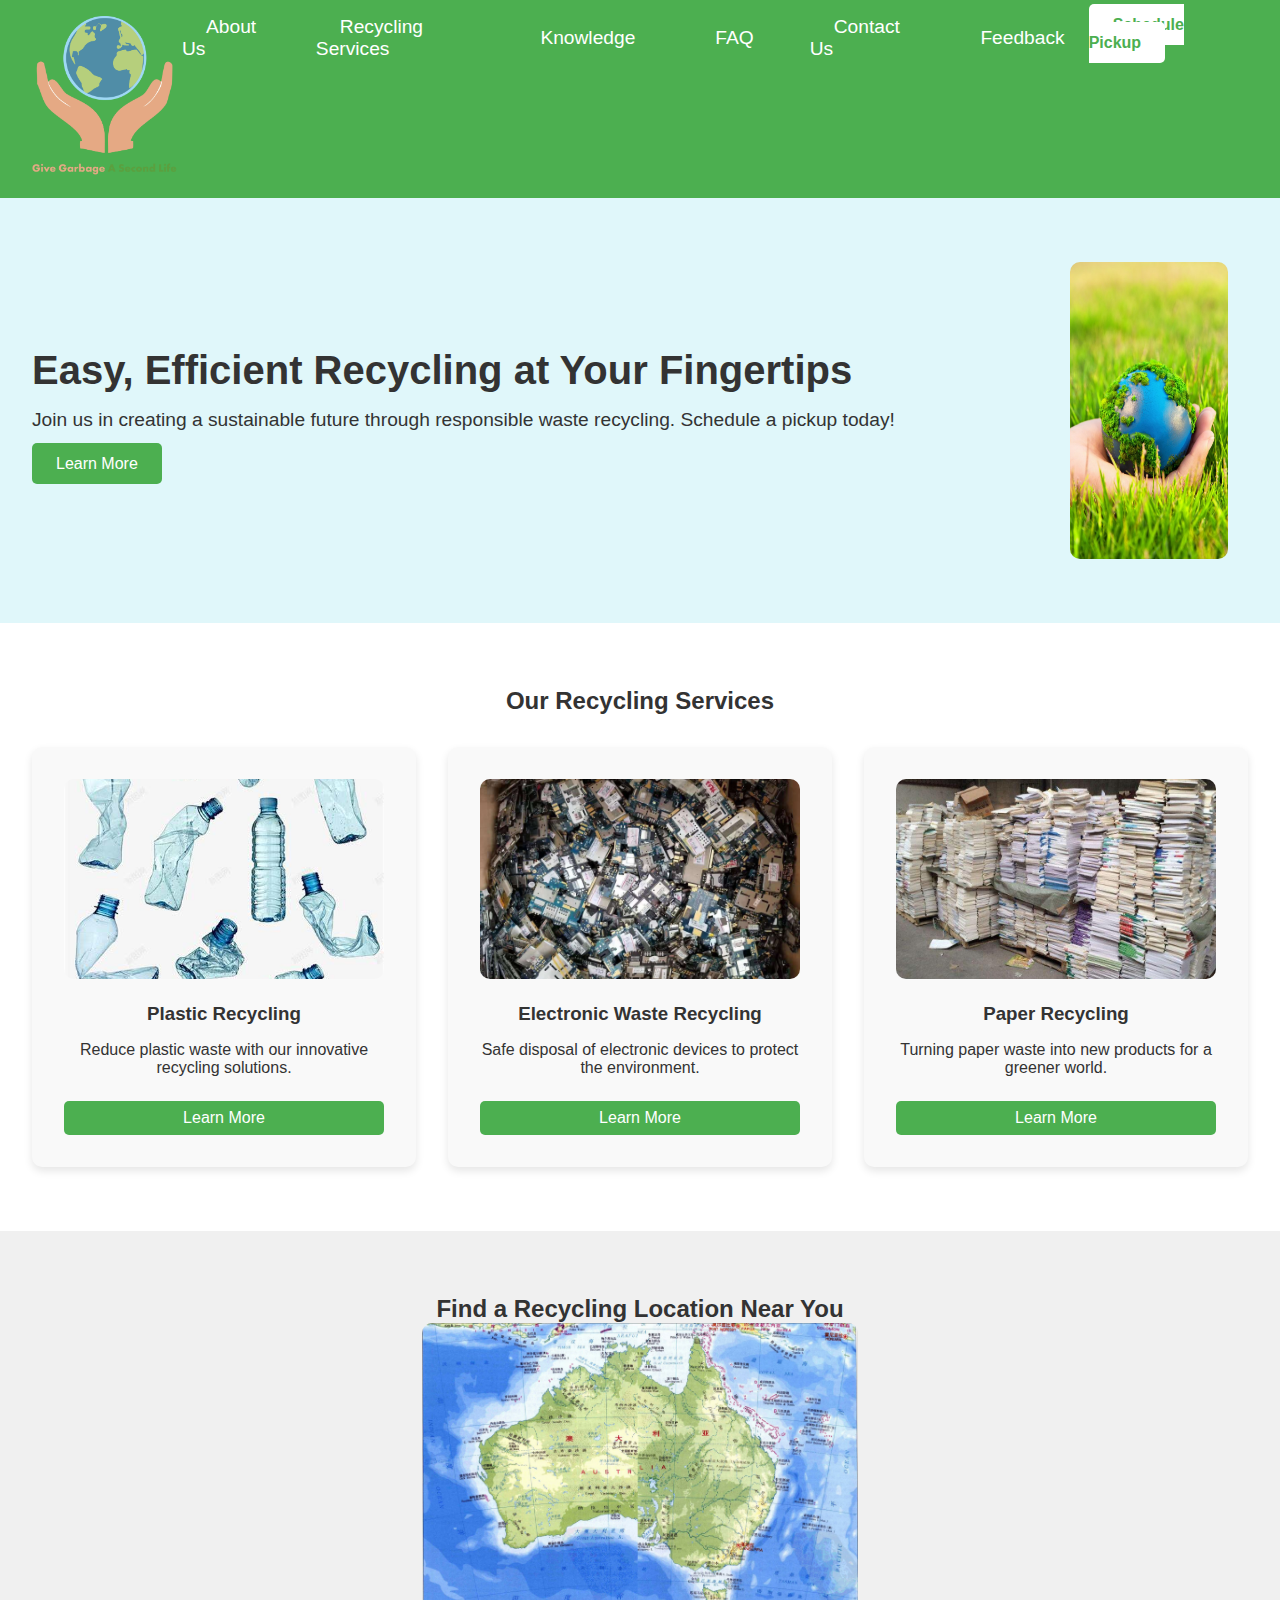
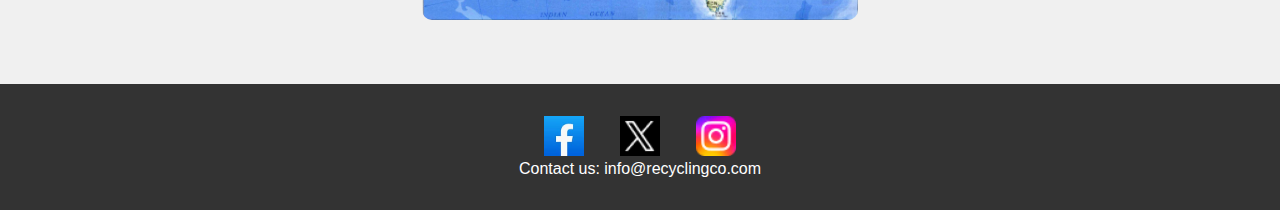
<file: 8.2h/homepage/index.html>
<!DOCTYPE html>
<html lang="en">
<head>
    <meta charset="UTF-8">
    <meta name="viewport" content="width=device-width, initial-scale=1.0">
    <title>Recycling Company - High-Fidelity Prototype</title>
    <link rel="stylesheet" href="styles.css">
</head>
<body>
    <!-- Header Section -->
    <header>
        <div class="header-container">
            <div class="logo">
                <img src="logo.png" alt="Recycling Co. Logo">
            </div>
            <nav class="main-nav">
                <ul>
                    <li><a href="#">About Us</a></li>
                    <li><a href="#">Recycling Services</a></li>
                    <li><a href="../knowledge/konwledge.html">Knowledge</a></li>
                    <li><a href="../FAQ/FAQ.html">FAQ</a></li>
                    <li><a href="#">Contact Us</a></li>
                    <li><a href="#">Feedback</a></li>
                </ul>
            </nav>
            <div class="cta-button">
                <a href="#" class="btn primary-btn">Schedule Pickup</a>
            </div>
        </div>
    </header>

    <!-- Hero Section -->
    <section class="hero">
        <div class="hero-text">
            <h1>Easy, Efficient Recycling at Your Fingertips</h1>
            <p>Join us in creating a sustainable future through responsible waste recycling. Schedule a pickup today!</p>
            <a href="../join/join.html" class="btn secondary-btn">Learn More</a>
        </div>
        <div class="hero-image">
            <img src="hero-image.jpg" alt="Recycling image">
        </div>
    </section>

    <!-- Services Section -->
    <section class="services">
        <h2>Our Recycling Services</h2>
        <div class="services-grid">
            <div class="service-card">
                <img src="plastic-recycling.jpg" alt="Plastic Recycling">
                <h3>Plastic Recycling</h3>
                <p>Reduce plastic waste with our innovative recycling solutions.</p>
                <a href="../plastic/plastic.html" class="btn tertiary-btn">Learn More</a>
            </div>
            <div class="service-card">
                <img src="ewaste-recycling.jpg" alt="Electronic Waste">
                <h3>Electronic Waste Recycling</h3>
                <p>Safe disposal of electronic devices to protect the environment.</p>
                <a href="#" class="btn tertiary-btn">Learn More</a>
            </div>
            <div class="service-card">
                <img src="paper-recycling.jpg" alt="Paper Recycling">
                <h3>Paper Recycling</h3>
                <p>Turning paper waste into new products for a greener world.</p>
                <a href="#" class="btn tertiary-btn">Learn More</a>
            </div>
        </div>
    </section>

    <!-- Map Section -->
    <section class="map">
        <h2>Find a Recycling Location Near You</h2>
        <div class="map-container">
            <img src="map.jpg" alt="Recycling Locations Map">
        </div>
    </section>

    <!-- Footer Section -->
    <footer>
        <div class="footer-container">
            <div class="social-links">
                <a href="#"><img src="facebook-icon.png" alt="Facebook"></a>
                <a href="#"><img src="twitter-icon.png" alt="Twitter"></a>
                <a href="#"><img src="instagram-icon.png" alt="Instagram"></a>
            </div>
            <p>Contact us: info@recyclingco.com</p>
        </div>
    </footer>
</body>
</html>
</file>
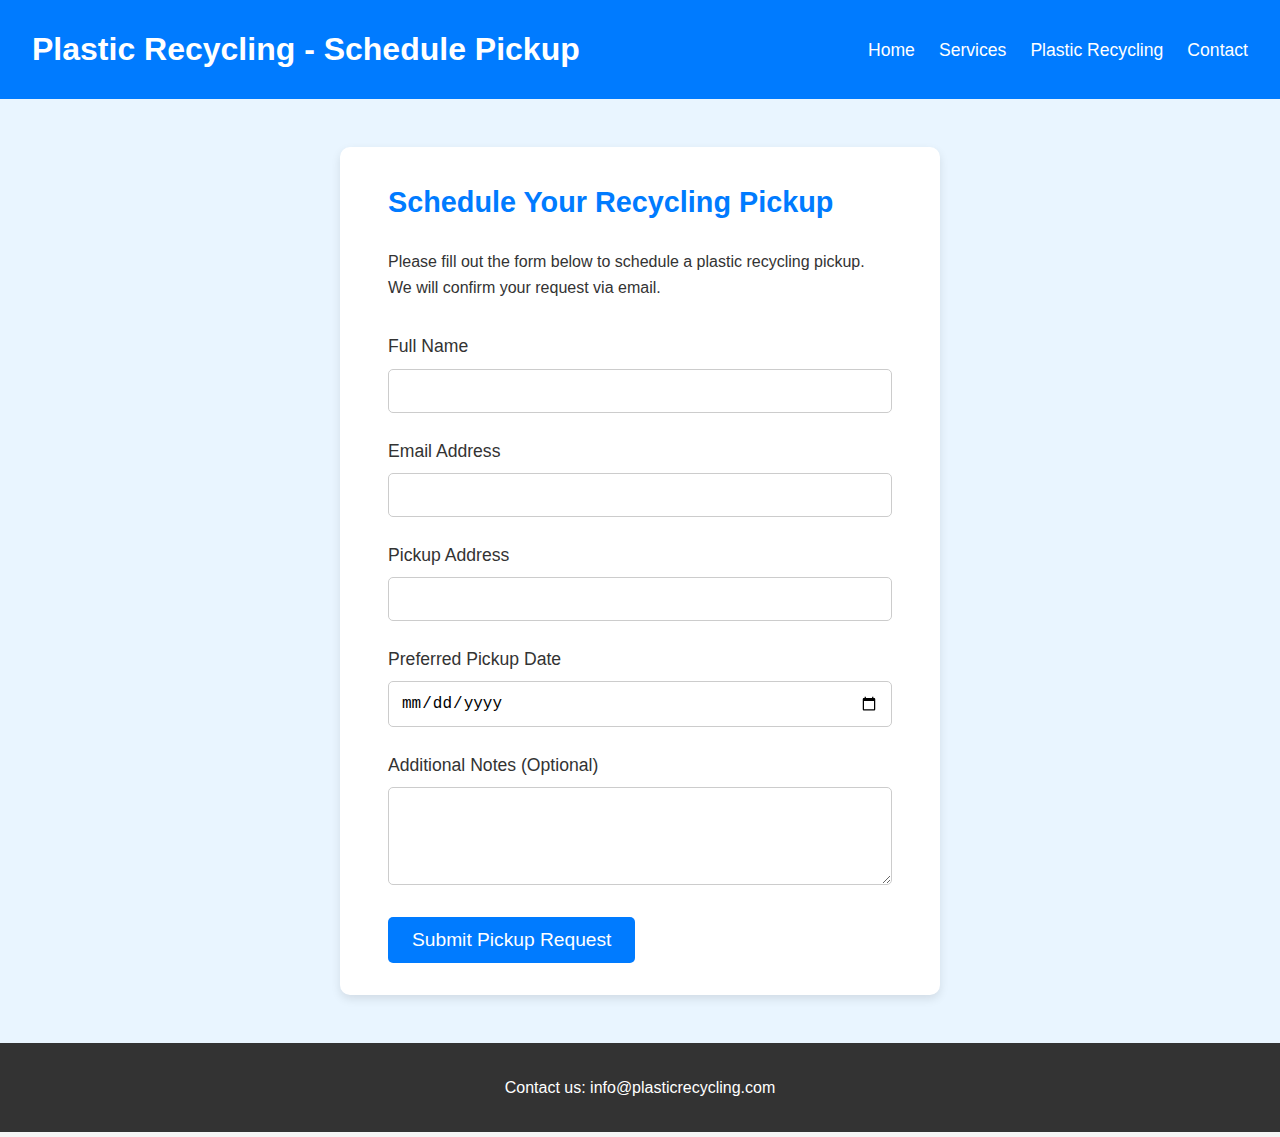
<file: 8.2h/date/schedule.html>
<!DOCTYPE html>
<html lang="en">
<head>
    <meta charset="UTF-8">
    <meta name="viewport" content="width=device-width, initial-scale=1.0">
    <title>Schedule Pickup</title>
    <link rel="stylesheet" href="schedule-pickup.css">
</head>
<body>
    <!-- Header Section -->
    <header class="pickup-header">
        <div class="logo">
            <h1>Plastic Recycling - Schedule Pickup</h1>
        </div>
        <nav class="nav-bar">
            <ul>
                <li><a href="#">Home</a></li>
                <li><a href="#">Services</a></li>
                <li><a href="#">Plastic Recycling</a></li>
                <li><a href="#">Contact</a></li>
            </ul>
        </nav>
    </header>

    <!-- Schedule Pickup Form Section -->
    <section class="pickup-section">
        <div class="form-container">
            <h2>Schedule Your Recycling Pickup</h2>
            <p>Please fill out the form below to schedule a plastic recycling pickup. We will confirm your request via email.</p>
            <form action="#" method="post" class="pickup-form">
                <label for="name">Full Name</label>
                <input type="text" id="name" name="name" required>

                <label for="email">Email Address</label>
                <input type="email" id="email" name="email" required>

                <label for="address">Pickup Address</label>
                <input type="text" id="address" name="address" required>

                <label for="date">Preferred Pickup Date</label>
                <input type="date" id="date" name="date" required>

                <label for="notes">Additional Notes (Optional)</label>
                <textarea id="notes" name="notes" rows="4"></textarea>

                <button type="submit" class="submit-btn">Submit Pickup Request</button>
            </form>
        </div>
    </section>

    <!-- Footer Section -->
    <footer class="pickup-footer">
        <p>Contact us: info@plasticrecycling.com</p>
    </footer>
</body>
</html>
</file>
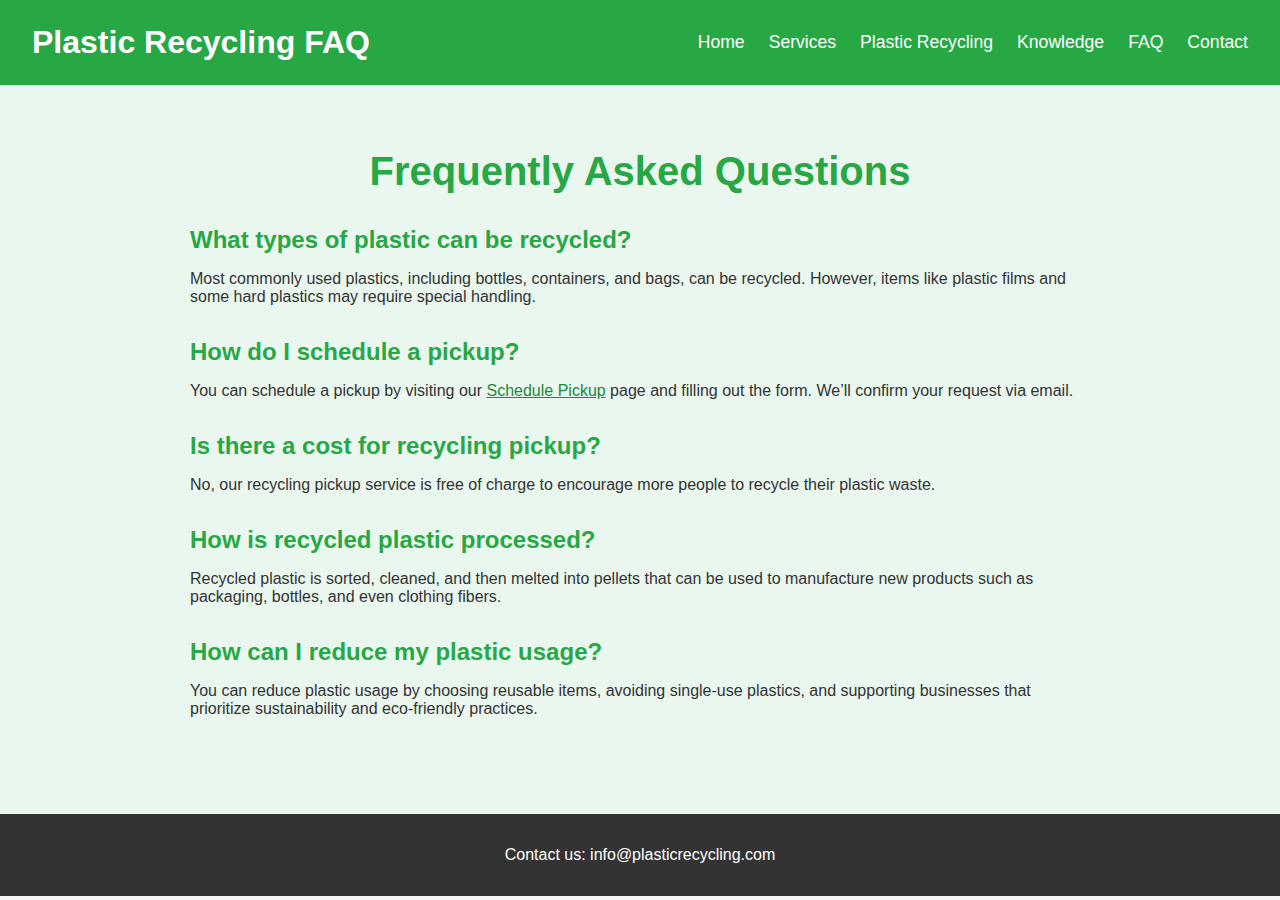
<file: 8.2h/FAQ/FAQ.html>
<!DOCTYPE html>
<html lang="en">
<head>
    <meta charset="UTF-8">
    <meta name="viewport" content="width=device-width, initial-scale=1.0">
    <title>FAQ - Plastic Recycling</title>
    <link rel="stylesheet" href="faq.css">
</head>
<body>
    <!-- Header Section -->
    <header class="faq-header">
        <div class="logo">
            <h1>Plastic Recycling FAQ</h1>
        </div>
        <nav class="nav-bar">
            <ul>
                <li><a href="#">Home</a></li>
                <li><a href="#">Services</a></li>
                <li><a href="#">Plastic Recycling</a></li>
                <li><a href="#">Knowledge</a></li>
                <li><a href="#">FAQ</a></li>
                <li><a href="#">Contact</a></li>
            </ul>
        </nav>
    </header>

    <!-- FAQ Section -->
    <section class="faq-section">
        <div class="faq-container">
            <h2>Frequently Asked Questions</h2>
            <div class="faq">
                <h3>What types of plastic can be recycled?</h3>
                <p>Most commonly used plastics, including bottles, containers, and bags, can be recycled. However, items like plastic films and some hard plastics may require special handling.</p>
            </div>
            <div class="faq">
                <h3>How do I schedule a pickup?</h3>
                <p>You can schedule a pickup by visiting our <a href="../date/schedule.html">Schedule Pickup</a> page and filling out the form. We’ll confirm your request via email.</p>
            </div>
            <div class="faq">
                <h3>Is there a cost for recycling pickup?</h3>
                <p>No, our recycling pickup service is free of charge to encourage more people to recycle their plastic waste.</p>
            </div>
            <div class="faq">
                <h3>How is recycled plastic processed?</h3>
                <p>Recycled plastic is sorted, cleaned, and then melted into pellets that can be used to manufacture new products such as packaging, bottles, and even clothing fibers.</p>
            </div>
            <div class="faq">
                <h3>How can I reduce my plastic usage?</h3>
                <p>You can reduce plastic usage by choosing reusable items, avoiding single-use plastics, and supporting businesses that prioritize sustainability and eco-friendly practices.</p>
            </div>
        </div>
    </section>

    <!-- Footer Section -->
    <footer class="faq-footer">
        <p>Contact us: info@plasticrecycling.com</p>
    </footer>
</body>
</html>
</file>
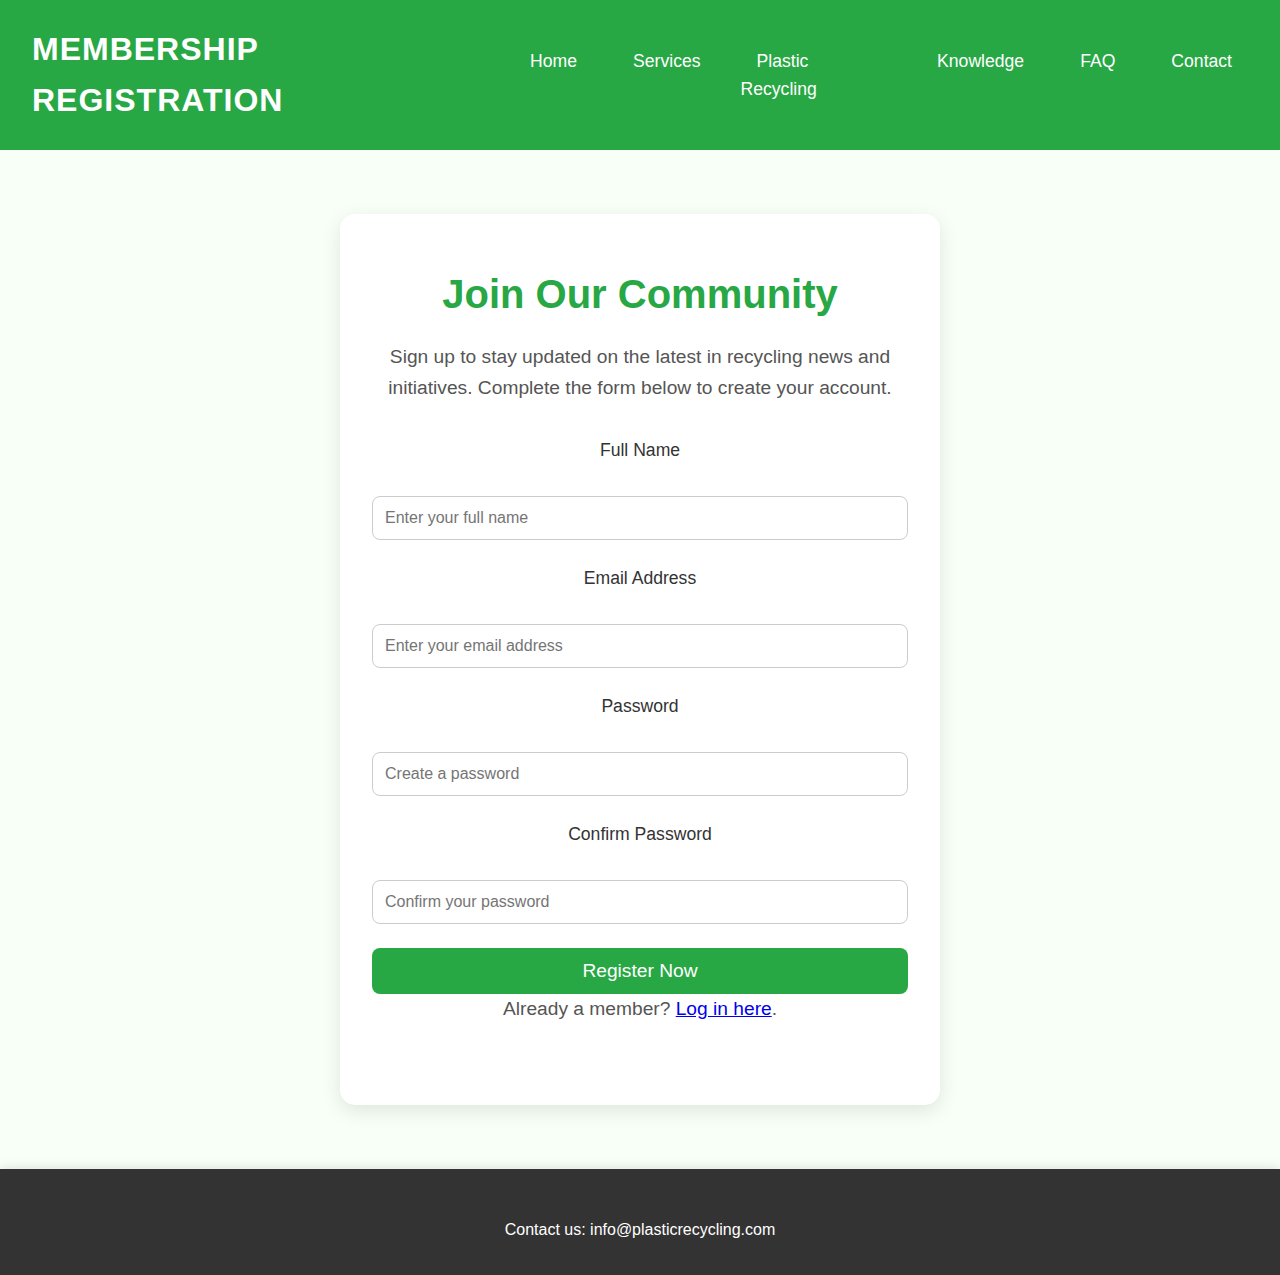
<file: 8.2h/join/join.html>
<!DOCTYPE html>
<html lang="en">
<head>
    <meta charset="UTF-8">
    <meta name="viewport" content="width=device-width, initial-scale=1.0">
    <title>Membership Registration</title>
    <link rel="stylesheet" href="high-fidelity.css">
</head>
<body>
    <!-- Header Section -->
    <header class="header">
        <div class="logo">
            <h1>Membership Registration</h1>
        </div>
        <nav class="nav-bar">
            <ul>
                <li><a href="#">Home</a></li>
                <li><a href="#">Services</a></li>
                <li><a href="#">Plastic Recycling</a></li>
                <li><a href="#">Knowledge</a></li>
                <li><a href="#">FAQ</a></li>
                <li><a href="#">Contact</a></li>
            </ul>
        </nav>
    </header>

    <!-- Membership Registration Section -->
    <section class="registration-section">
        <div class="registration-container">
            <h1>Join Our Community</h1>
            <p>Sign up to stay updated on the latest in recycling news and initiatives. Complete the form below to create your account.</p>

            <form action="#" method="POST" class="registration-form">
                <label for="name">Full Name</label>
                <input type="text" id="name" name="name" required placeholder="Enter your full name">

                <label for="email">Email Address</label>
                <input type="email" id="email" name="email" required placeholder="Enter your email address">

                <label for="password">Password</label>
                <input type="password" id="password" name="password" required placeholder="Create a password">

                <label for="confirm-password">Confirm Password</label>
                <input type="password" id="confirm-password" name="confirm-password" required placeholder="Confirm your password">

                <button type="submit" class="submit-btn">Register Now</button>
            </form>

            <p>Already a member? <a href="#">Log in here</a>.</p>
        </div>
    </section>

    <!-- Footer Section -->
    <footer class="footer">
        <div class="footer-content">
            <p>Contact us: info@plasticrecycling.com</p>
        </div>
    </footer>
</body>
</html>
</file>
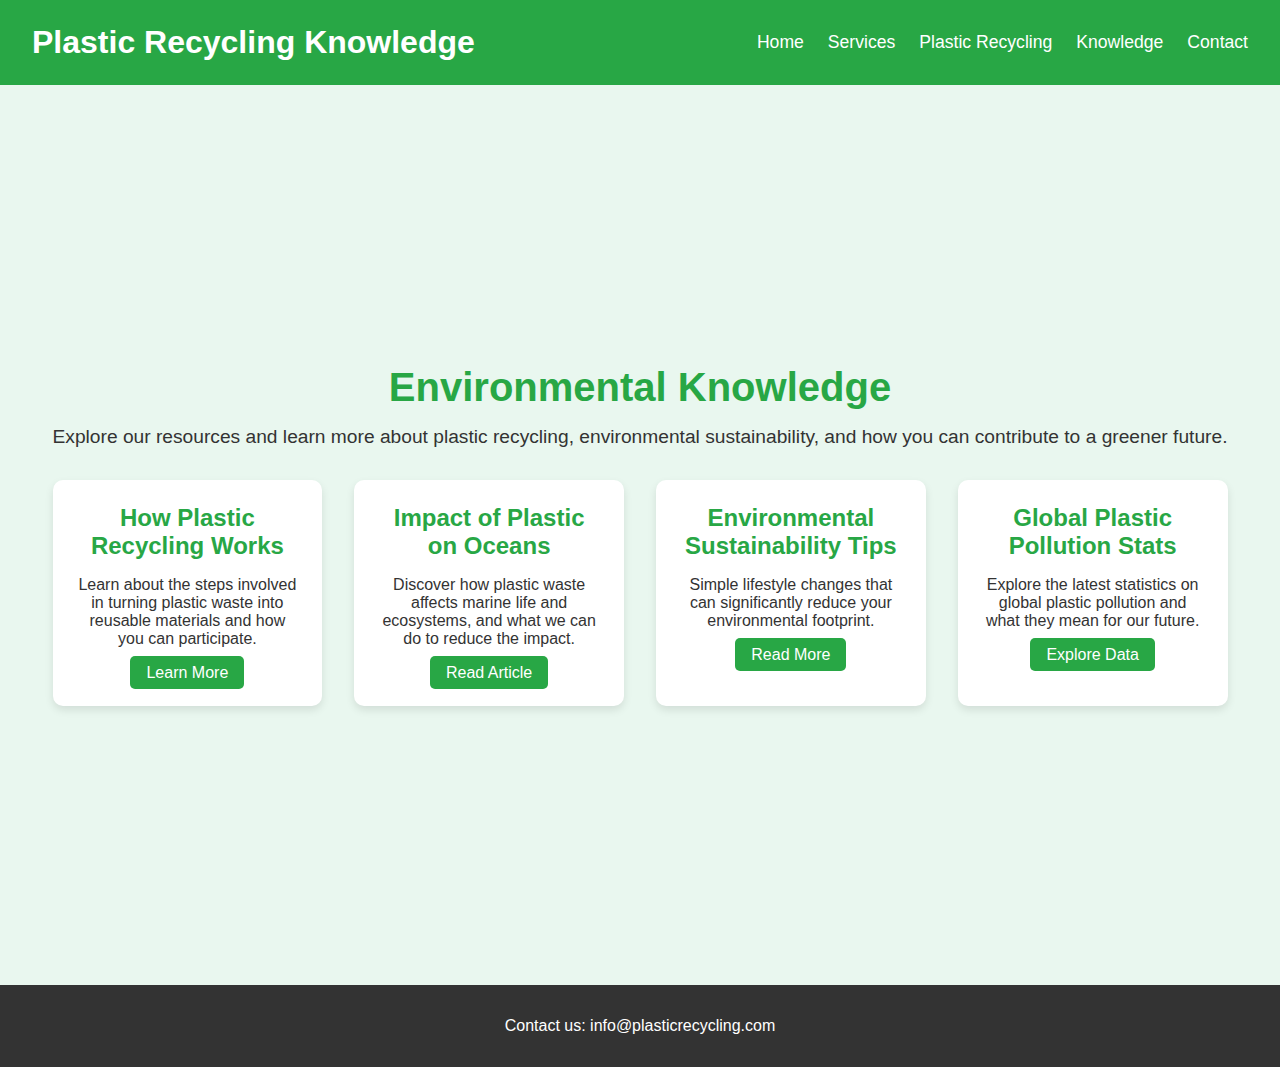
<file: 8.2h/knowledge/konwledge.html>
<!DOCTYPE html>
<html lang="en">
<head>
    <meta charset="UTF-8">
    <meta name="viewport" content="width=device-width, initial-scale=1.0">
    <title>Knowledge - Environmental Recycling</title>
    <link rel="stylesheet" href="knowledge-section.css">
</head>
<body>
    <!-- Header Section -->
    <header class="knowledge-header">
        <div class="logo">
            <h1>Plastic Recycling Knowledge</h1>
        </div>
        <nav class="nav-bar">
            <ul>
                <li><a href="#">Home</a></li>
                <li><a href="#">Services</a></li>
                <li><a href="#">Plastic Recycling</a></li>
                <li><a href="#">Knowledge</a></li>
                <li><a href="#">Contact</a></li>
            </ul>
        </nav>
    </header>

    <!-- Knowledge Section -->
    <section class="knowledge-section">
        <div class="knowledge-container">
            <h2>Environmental Knowledge</h2>
            <p>Explore our resources and learn more about plastic recycling, environmental sustainability, and how you can contribute to a greener future.</p>

            <div class="knowledge-grid">
                <div class="knowledge-card">
                    <h3>How Plastic Recycling Works</h3>
                    <p>Learn about the steps involved in turning plastic waste into reusable materials and how you can participate.</p>
                    <a href="#" class="btn knowledge-btn">Learn More</a>
                </div>
                <div class="knowledge-card">
                    <h3>Impact of Plastic on Oceans</h3>
                    <p>Discover how plastic waste affects marine life and ecosystems, and what we can do to reduce the impact.</p>
                    <a href="#" class="btn knowledge-btn">Read Article</a>
                </div>
                <div class="knowledge-card">
                    <h3>Environmental Sustainability Tips</h3>
                    <p>Simple lifestyle changes that can significantly reduce your environmental footprint.</p>
                    <a href="#" class="btn knowledge-btn">Read More</a>
                </div>
                <div class="knowledge-card">
                    <h3>Global Plastic Pollution Stats</h3>
                    <p>Explore the latest statistics on global plastic pollution and what they mean for our future.</p>
                    <a href="#" class="btn knowledge-btn">Explore Data</a>
                </div>
            </div>
        </div>
    </section>

    <!-- Footer Section -->
    <footer class="knowledge-footer">
        <p>Contact us: info@plasticrecycling.com</p>
    </footer>
</body>
</html>
</file>
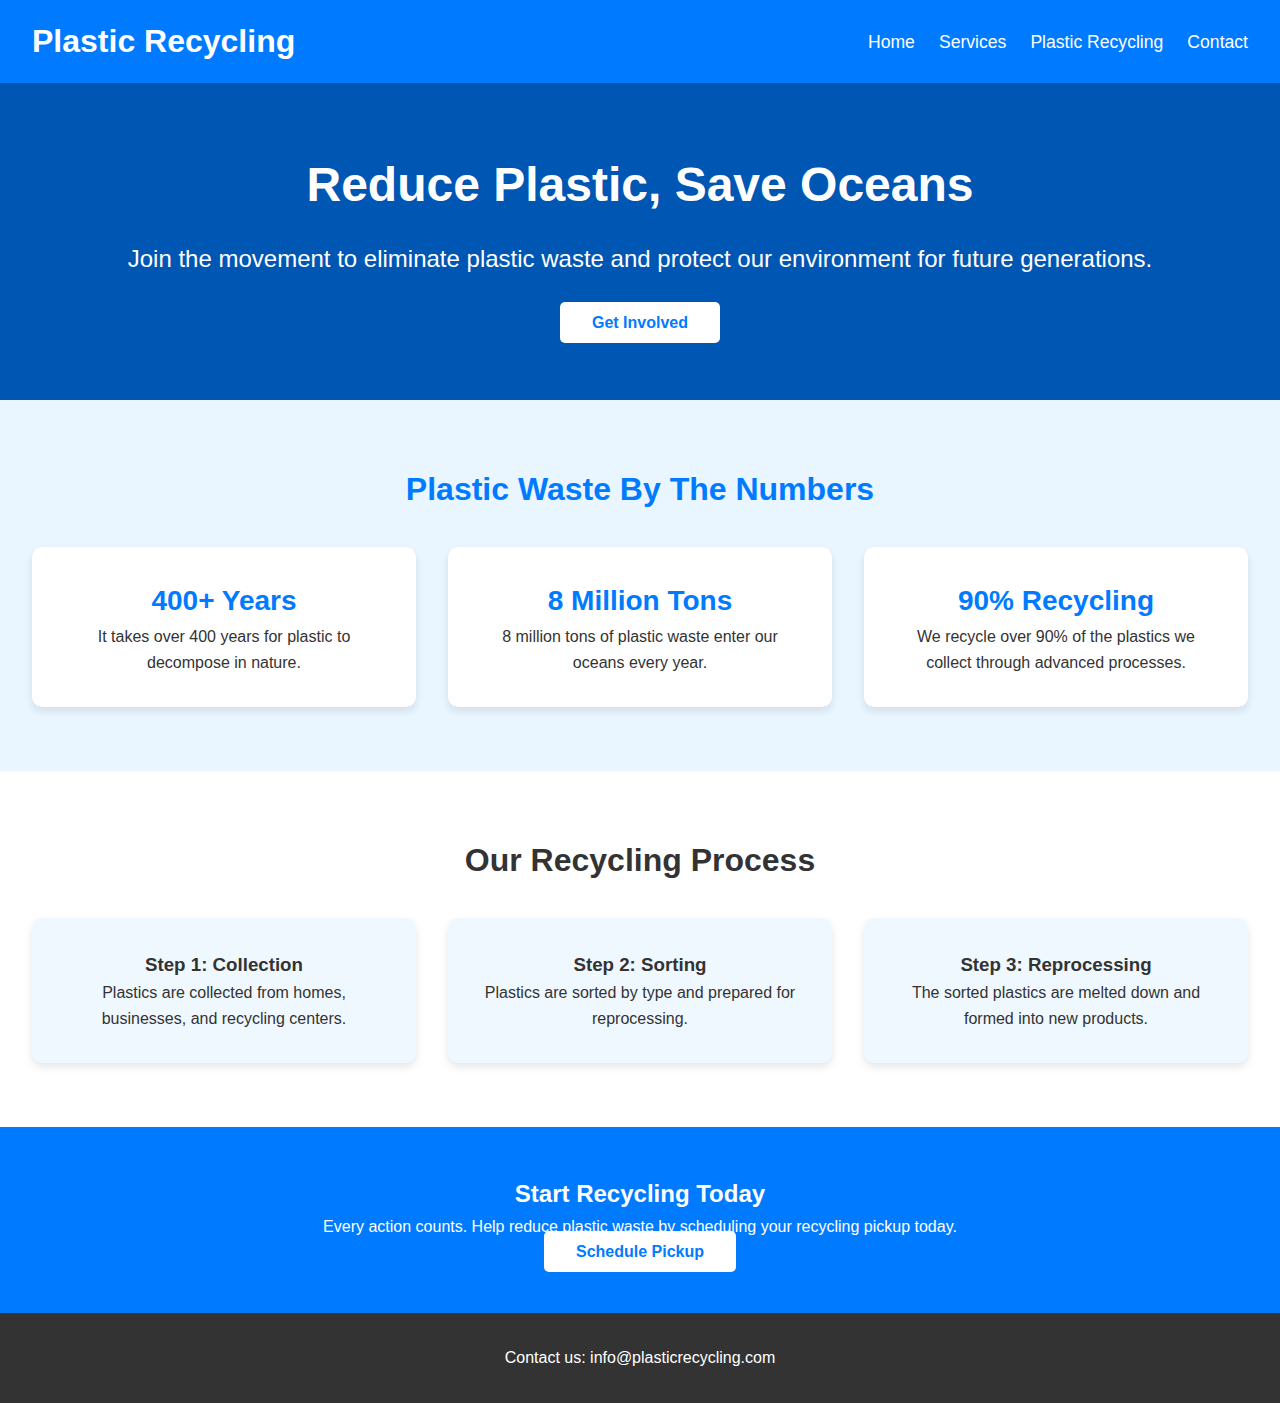
<file: 8.2h/plastic/plastic.html>
<!DOCTYPE html>
<html lang="en">
<head>
    <meta charset="UTF-8">
    <meta name="viewport" content="width=device-width, initial-scale=1.0">
    <title>Plastic Waste Recycling</title>
    <link rel="stylesheet" href="styles.css">
</head>
<body>
    <!-- Header Section -->
    <header class="plastic-header">
        <div class="logo">
            <h1>Plastic Recycling</h1>
        </div>
        <nav class="nav-bar">
            <ul>
                <li><a href="#">Home</a></li>
                <li><a href="#">Services</a></li>
                <li><a href="#">Plastic Recycling</a></li>
                <li><a href="#">Contact</a></li>
            </ul>
        </nav>
    </header>

    <!-- Hero Section -->
    <section class="hero">
        <div class="hero-content">
            <h1>Reduce Plastic, Save Oceans</h1>
            <p>Join the movement to eliminate plastic waste and protect our environment for future generations.</p>
            <a href="#" class="btn hero-btn">Get Involved</a>
        </div>
    </section>

    <!-- Statistics Section -->
    <section class="stats-section">
        <h2>Plastic Waste By The Numbers</h2>
        <div class="stats-grid">
            <div class="stat-card">
                <h3>400+ Years</h3>
                <p>It takes over 400 years for plastic to decompose in nature.</p>
            </div>
            <div class="stat-card">
                <h3>8 Million Tons</h3>
                <p>8 million tons of plastic waste enter our oceans every year.</p>
            </div>
            <div class="stat-card">
                <h3>90% Recycling</h3>
                <p>We recycle over 90% of the plastics we collect through advanced processes.</p>
            </div>
        </div>
    </section>

    <!-- Recycling Process Section -->
    <section class="process-section">
        <h2>Our Recycling Process</h2>
        <div class="process-steps">
            <div class="process-step">
                <h3>Step 1: Collection</h3>
                <p>Plastics are collected from homes, businesses, and recycling centers.</p>
            </div>
            <div class="process-step">
                <h3>Step 2: Sorting</h3>
                <p>Plastics are sorted by type and prepared for reprocessing.</p>
            </div>
            <div class="process-step">
                <h3>Step 3: Reprocessing</h3>
                <p>The sorted plastics are melted down and formed into new products.</p>
            </div>
        </div>
    </section>

    <!-- Call to Action -->
    <section class="cta-section">
        <div class="cta-content">
            <h2>Start Recycling Today</h2>
            <p>Every action counts. Help reduce plastic waste by scheduling your recycling pickup today.</p>
            <a href="../date/schedule.html" class="btn cta-btn">Schedule Pickup</a>
        </div>
    </section>

    <!-- Footer Section -->
    <footer class="plastic-footer">
        <p>Contact us: info@plasticrecycling.com</p>
    </footer>
</body>
</html>
</file>
<file: 8.2h/homepage/styles.css>
* {
    margin: 0;
    padding: 0;
    box-sizing: border-box;
}

body {
    font-family: 'Helvetica Neue', sans-serif;
    background-color: #f0f0f0;
    color: #333;
}

header {
    background-color: #4CAF50;
    padding: 1rem 2rem;
    color: white;
    display: flex;
    justify-content: space-between;
    align-items: center;
}

.header-container {
    display: flex;
    justify-content: space-between;
    width: 100%;
}

.logo img {
    width: 150px;
}

.main-nav ul {
    list-style: none;
    display: flex;
    gap: 1rem;
}

.main-nav ul li a {
    color: white;
    text-decoration: none;
    padding: 0.5rem 1rem;
    transition: background-color 0.3s ease;
}

.main-nav ul li a:hover {
    background-color: #388E3C;
    border-radius: 5px;
}

.cta-button .primary-btn {
    background-color: white;
    color: #4CAF50;
    padding: 0.75rem 1.5rem;
    border: none;
    border-radius: 5px;
    font-weight: bold;
    text-decoration: none;
}

.cta-button .primary-btn:hover {
    background-color: #f0f0f0;
}

.hero {
    background-color: #e0f7fa;
    padding: 4rem 2rem;
    display: flex;
    align-items: center;
    justify-content: space-between;
}

.hero-text h1 {
    font-size: 2.5rem;
    margin-bottom: 1rem;
}

.hero-text p {
    font-size: 1.2rem;
    margin-bottom: 1.5rem;
}

.hero-text .secondary-btn {
    background-color: #4CAF50;
    color: white;
    padding: 0.75rem 1.5rem;
    border: none;
    border-radius: 5px;
    text-decoration: none;
}

.hero-text .secondary-btn:hover {
    background-color: #388E3C;
}

.hero-image img {
    max-width: 80%; /* 缩小图片 */
    height: auto;
    display: block;
    margin: 0 auto;
}

.services {
    background-color: #fff;
    padding: 4rem 2rem;
}

.services h2 {
    text-align: center;
    margin-bottom: 2rem;
}

.services-grid {
    display: flex;
    gap: 2rem;
}

.service-card {
    background-color: #f9f9f9;
    padding: 2rem;
    border-radius: 10px;
    text-align: center;
    box-shadow: 0 4px 8px rgba(0, 0, 0, 0.1);
    transition: box-shadow 0.3s ease;
    flex: 1; /* 确保每个模块占据相同的空间 */
    display: flex;
    flex-direction: column;
    justify-content: space-between;
}

.service-card:hover {
    box-shadow: 0 8px 16px rgba(0, 0, 0, 0.2);
}

.service-card img {
    width: 100%;
    height: auto;
    border-radius: 10px;
    margin-bottom: 1.5rem;
}

.service-card h3 {
    margin-bottom: 1rem;
}

.service-card p {
    flex-grow: 1; /* 确保文字部分占据剩余的可用空间 */
}

.tertiary-btn {
    background-color: #4CAF50;
    color: white;
    padding: 0.5rem 1rem;
    border: none;
    border-radius: 5px;
    text-decoration: none;
    margin-top: 1.5rem;
}

.tertiary-btn:hover {
    background-color: #388E3C;
}

.map {
    background-color: #f0f0f0;
    padding: 4rem 2rem;
    text-align: center;
}

.map-container img {
    max-width: 80%; /* 缩小地图图片 */
    height: auto;
    display: block;
    margin: 0 auto;
}

footer {
    background-color: #333;
    color: white;
    padding: 2rem;
    text-align: center;
}

.social-links a img {
    width: 40px;
    margin: 0 1rem;
    transition: opacity 0.3s ease;
}

.social-links a img:hover {
    opacity: 0.7;
}
.service-card img {
    width: 100%; /* 让图片适应容器宽度 */
    height: 200px; /* 固定图片高度 */
    object-fit: cover; /* 确保图片覆盖整个区域，不拉伸变形 */
    border-radius: 10px;
    margin-bottom: 1.5rem;
}
.map-container img {
    height: 33vh; /* 将高度设置为视窗高度的三分之一 */
    width: auto; /* 宽度根据高度自适应 */
    display: block;
    margin: 0 auto;
    border-radius: 10px;
}
.hero-image img {
    height: 33vh; /* 将高度设置为视窗高度的三分之一 */
    width: auto; /* 宽度根据高度自适应 */
    display: block;
    margin: 0 auto;
    border-radius: 10px;
}
.main-nav ul {
    list-style: none;
    display: flex;
    justify-content: center; /* 将导航栏内容水平居中 */
    align-items: center; /* 垂直居中对齐 */
    gap: 2rem; /* 控制导航链接之间的间距 */
}

.main-nav ul li a {
    color: white;
    text-decoration: none;
    font-size: 1.2rem; /* 增大字体 */
    padding: 1rem 1.5rem; /* 调整导航项的内边距 */
    transition: background-color 0.3s ease;
}

.main-nav ul li a:hover {
    background-color: #388E3C;
    border-radius: 5px;
}
</file>
<file: 8.2h/date/schedule-pickup.css>
* {
    margin: 0;
    padding: 0;
    box-sizing: border-box;
}

body {
    font-family: 'Arial', sans-serif;
    background-color: #f5f5f5;
    color: #333;
    line-height: 1.6;
}

header.pickup-header {
    background-color: #007BFF;
    padding: 1.5rem 2rem;
    display: flex;
    justify-content: space-between;
    align-items: center;
    color: white;
}

header h1 {
    font-size: 2rem;
}

.nav-bar ul {
    list-style: none;
    display: flex;
    gap: 1.5rem;
}

.nav-bar ul li a {
    color: white;
    text-decoration: none;
    font-size: 1.1rem;
}

.pickup-section {
    padding: 3rem 2rem;
    display: flex;
    justify-content: center;
    align-items: center;
    background-color: #e9f5ff;
}

.form-container {
    background-color: white;
    padding: 2rem 3rem;
    border-radius: 10px;
    box-shadow: 0 4px 10px rgba(0, 0, 0, 0.1);
    width: 100%;
    max-width: 600px;
}

.form-container h2 {
    font-size: 1.8rem;
    margin-bottom: 1.5rem;
    color: #007BFF;
}

.form-container p {
    margin-bottom: 2rem;
    font-size: 1rem;
}

.pickup-form label {
    font-size: 1.1rem;
    margin-bottom: 0.5rem;
    display: block;
}

.pickup-form input, .pickup-form textarea {
    width: 100%;
    padding: 0.75rem;
    margin-bottom: 1.5rem;
    border: 1px solid #ccc;
    border-radius: 5px;
    font-size: 1rem;
}

.pickup-form textarea {
    resize: vertical;
}

.submit-btn {
    background-color: #007BFF;
    color: white;
    padding: 0.75rem 1.5rem;
    border: none;
    border-radius: 5px;
    font-size: 1.2rem;
    cursor: pointer;
}

.submit-btn:hover {
    background-color: #0056b3;
}

footer.pickup-footer {
    background-color: #333;
    color: white;
    padding: 2rem;
    text-align: center;
}
</file>
<file: 8.2h/FAQ/faq.css>
* {
    margin: 0;
    padding: 0;
    box-sizing: border-box;
}

body {
    font-family: 'Arial', sans-serif;
    background-color: #f5f5f5;
    color: #333;
}

header.faq-header {
    background-color: #28a745; /* 主色调为绿色 */
    padding: 1.5rem 2rem;
    display: flex;
    justify-content: space-between;
    align-items: center;
    color: white;
}

header h1 {
    font-size: 2rem;
}

.nav-bar ul {
    list-style: none;
    display: flex;
    gap: 1.5rem;
}

.nav-bar ul li a {
    color: white;
    text-decoration: none;
    font-size: 1.1rem;
}

.faq-section {
    padding: 4rem 2rem;
    background-color: #e9f7ef; /* 背景为浅绿色 */
    text-align: left;
}

.faq-container {
    max-width: 900px;
    margin: 0 auto;
}

.faq-container h2 {
    font-size: 2.5rem;
    color: #28a745; /* 标题颜色为绿色 */
    margin-bottom: 2rem;
    text-align: center;
}

.faq {
    margin-bottom: 2rem;
}

.faq h3 {
    font-size: 1.5rem;
    color: #28a745; /* 问题颜色为绿色 */
    margin-bottom: 1rem;
}

.faq p {
    font-size: 1rem;
    margin-bottom: 1rem;
    color: #333;
}

.faq a {
    color: #218838;
    text-decoration: underline;
}

.faq a:hover {
    color: #1e7e34; /* 链接悬停时为深绿色 */
}

footer.faq-footer {
    background-color: #333;
    color: white;
    padding: 2rem;
    text-align: center;
}
</file>
<file: 8.2h/join/high-fidelity.css>
* {
    margin: 0;
    padding: 0;
    box-sizing: border-box;
}

body {
    font-family: 'Helvetica Neue', sans-serif;
    background: linear-gradient(135deg, #e9f7ef, #f0fff0); /* 淡绿色渐变背景 */
    color: #333;
    line-height: 1.6;
    display: flex;
    flex-direction: column;
    justify-content: space-between;
    min-height: 100vh;
}

.header {
    background-color: #28a745;
    padding: 1.5rem 2rem;
    display: flex;
    justify-content: space-between;
    align-items: center;
    box-shadow: 0 2px 10px rgba(0, 0, 0, 0.1);
}

.header h1 {
    color: white;
    font-size: 2rem;
    letter-spacing: 1px;
    text-transform: uppercase;
}

.nav-bar ul {
    list-style: none;
    display: flex;
    gap: 1.5rem;
}

.nav-bar ul li a {
    color: white;
    text-decoration: none;
    font-size: 1.1rem;
    padding: 0.5rem 1rem;
    border-radius: 5px;
    transition: background-color 0.3s ease;
}

.nav-bar ul li a:hover {
    background-color: #218838;
}

.registration-section {
    padding: 4rem 2rem;
    display: flex;
    justify-content: center;
    align-items: center;
    background-color: #f7fff7;
}

.registration-container {
    max-width: 600px;
    background-color: white;
    padding: 3rem 2rem;
    border-radius: 15px;
    box-shadow: 0 6px 20px rgba(0, 0, 0, 0.1);
    text-align: center;
    transition: transform 0.3s ease;
}

.registration-container:hover {
    transform: translateY(-5px);
}

.registration-container h1 {
    font-size: 2.5rem;
    color: #28a745;
    margin-bottom: 1rem;
}

.registration-container p {
    font-size: 1.2rem;
    margin-bottom: 2rem;
    color: #555;
}

.registration-form {
    display: flex;
    flex-direction: column;
    gap: 1.5rem;
}

.registration-form label {
    font-size: 1.1rem;
    color: #333;
    margin-bottom: 0.5rem;
}

.registration-form input {
    padding: 0.75rem;
    font-size: 1rem;
    border: 1px solid #ccc;
    border-radius: 8px;
    transition: border-color 0.3s ease;
}

.registration-form input:focus {
    border-color: #28a745;
    outline: none;
}

.submit-btn {
    background-color: #28a745;
    color: white;
    padding: 0.75rem 1.5rem;
    font-size: 1.2rem;
    border: none;
    border-radius: 8px;
    cursor: pointer;
    transition: background-color 0.3s ease, transform 0.3s ease;
}

.submit-btn:hover {
    background-color: #218838;
    transform: translateY(-2px);
}

footer {
    background-color: #333;
    color: white;
    padding: 2rem;
    text-align: center;
    box-shadow: 0 -2px 10px rgba(0, 0, 0, 0.1);
}

footer p {
    margin-top: 1rem;
}
</file>
<file: 8.2h/knowledge/knowledge-section.css>
* {
    margin: 0;
    padding: 0;
    box-sizing: border-box;
}

body {
    font-family: 'Arial', sans-serif;
    background-color: #f5f5f5;
    color: #333;
}

header.knowledge-header {
    background-color: #28a745; /* 改为绿色调 */
    padding: 1.5rem 2rem;
    display: flex;
    justify-content: space-between;
    align-items: center;
    color: white;
}

header h1 {
    font-size: 2rem;
}

.nav-bar ul {
    list-style: none;
    display: flex;
    gap: 1.5rem;
}

.nav-bar ul li a {
    color: white;
    text-decoration: none;
    font-size: 1.1rem;
}

.knowledge-section {
    padding: 4rem 2rem;
    background-color: #e9f7ef; /* 背景色改为浅绿色 */
    display: flex;
    justify-content: center; /* 水平居中 */
    align-items: center; /* 垂直居中 */
    text-align: center;
    min-height: 100vh; /* 保证整个部分充满页面高度 */
}

.knowledge-container {
    max-width: 1200px; /* 限制容器最大宽度 */
    margin: 0 auto;
}

.knowledge-container h2 {
    font-size: 2.5rem;
    color: #28a745; /* 改为绿色调 */
    margin-bottom: 1rem;
}

.knowledge-container p {
    font-size: 1.2rem;
    margin-bottom: 2rem;
}

.knowledge-grid {
    display: grid;
    grid-template-columns: repeat(auto-fill, minmax(250px, 1fr));
    gap: 2rem;
    justify-items: center; /* 卡片居中对齐 */
}

.knowledge-card {
    background-color: white;
    padding: 1.5rem;
    border-radius: 10px;
    box-shadow: 0 4px 8px rgba(0, 0, 0, 0.1);
    transition: transform 0.3s ease;
    max-width: 300px; /* 固定卡片最大宽度 */
}

.knowledge-card:hover {
    transform: scale(1.05);
}

.knowledge-card h3 {
    font-size: 1.5rem;
    color: #28a745; /* 改为绿色调 */
    margin-bottom: 1rem;
}

.knowledge-card p {
    font-size: 1rem;
    margin-bottom: 1rem;
}

.knowledge-btn {
    background-color: #28a745; /* 按钮改为绿色 */
    color: white;
    padding: 0.5rem 1rem;
    border-radius: 5px;
    text-decoration: none;
    font-size: 1rem;
}

.knowledge-btn:hover {
    background-color: #218838; /* 按钮悬停时的深绿色 */
}

footer.knowledge-footer {
    background-color: #333;
    color: white;
    padding: 2rem;
    text-align: center;
}
</file>
<file: 8.2h/plastic/styles.css>
* {
    margin: 0;
    padding: 0;
    box-sizing: border-box;
}

body {
    font-family: 'Arial', sans-serif;
    background-color: #f5f5f5;
    color: #333;
    line-height: 1.6;
}

header.plastic-header {
    background-color: #007BFF;
    padding: 1rem 2rem;
    display: flex;
    justify-content: space-between;
    align-items: center;
}

header h1 {
    color: white;
    font-size: 2rem;
}

.nav-bar ul {
    list-style: none;
    display: flex;
    gap: 1.5rem;
}

.nav-bar ul li a {
    color: white;
    text-decoration: none;
    font-size: 1.1rem;
}

.hero {
    background-color: #0056b3;
    color: white;
    padding: 4rem 2rem;
    text-align: center;
}

.hero h1 {
    font-size: 3rem;
    margin-bottom: 1rem;
}

.hero p {
    font-size: 1.5rem;
    margin-bottom: 2rem;
}

.hero-btn {
    background-color: white;
    color: #007BFF;
    padding: 0.75rem 2rem;
    border-radius: 5px;
    text-decoration: none;
    font-weight: bold;
}

.hero-btn:hover {
    background-color: #f5f5f5;
}

.stats-section {
    padding: 4rem 2rem;
    background-color: #e9f5ff;
    text-align: center;
}

.stats-section h2 {
    margin-bottom: 2rem;
    font-size: 2rem;
    color: #007BFF;
}

.stats-grid {
    display: flex;
    gap: 2rem;
    justify-content: center;
}

.stat-card {
    background-color: white;
    padding: 2rem;
    border-radius: 10px;
    box-shadow: 0 4px 8px rgba(0, 0, 0, 0.1);
    flex: 1;
    text-align: center;
}

.stat-card h3 {
    font-size: 1.75rem;
    color: #007BFF;
}

.process-section {
    padding: 4rem 2rem;
    background-color: #ffffff;
    text-align: center;
}

.process-section h2 {
    margin-bottom: 2rem;
    font-size: 2rem;
}

.process-steps {
    display: flex;
    justify-content: center;
    gap: 2rem;
}

.process-step {
    background-color: #f0f8ff;
    padding: 2rem;
    border-radius: 10px;
    flex: 1;
    text-align: center;
    box-shadow: 0 4px 8px rgba(0, 0, 0, 0.1);
}

.cta-section {
    background-color: #007BFF;
    color: white;
    padding: 3rem 2rem;
    text-align: center;
}

.cta-btn {
    background-color: white;
    color: #007BFF;
    padding: 0.75rem 2rem;
    border-radius: 5px;
    text-decoration: none;
    font-weight: bold;
}

.cta-btn:hover {
    background-color: #f5f5f5;
}

footer.plastic-footer {
    background-color: #333;
    color: white;
    padding: 2rem;
    text-align: center;
}
</file>
